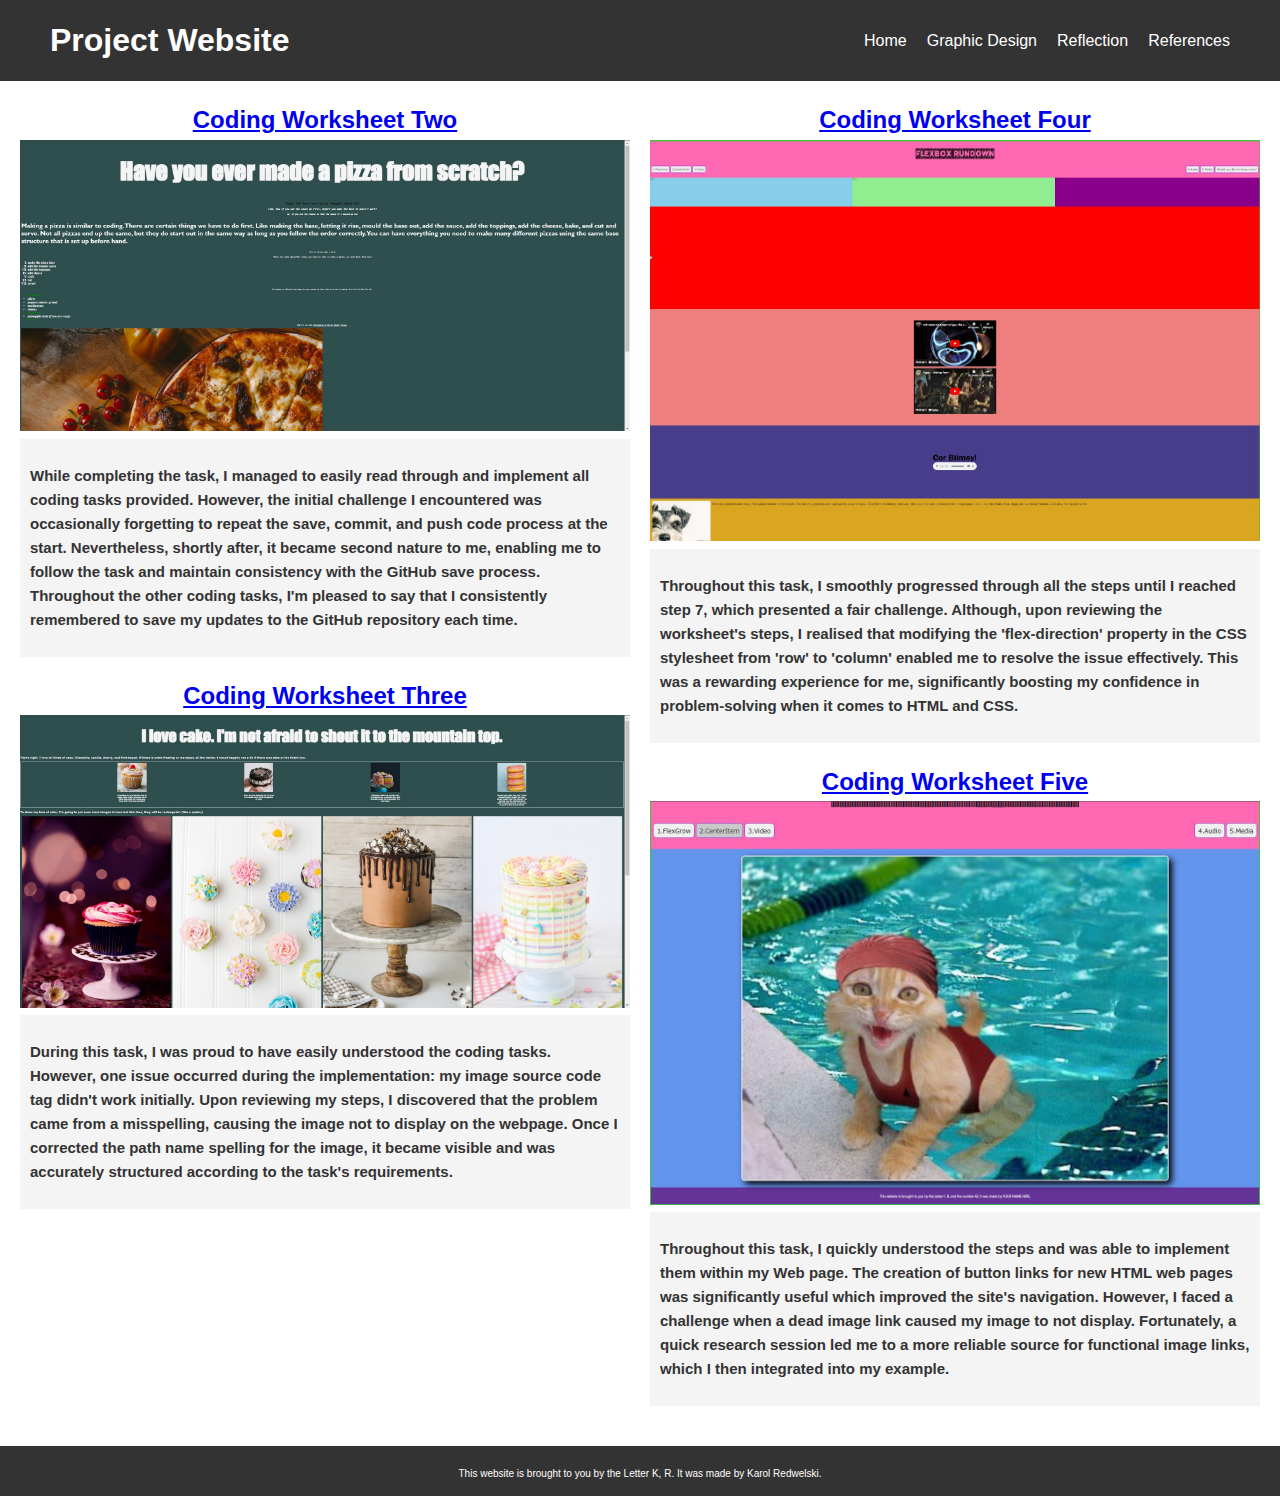
<file: index.html>
<!DOCTYPE html>
<html lang="en">
<head>
    <meta charset="UTF-8">
    <meta name="viewport" content="width=device-width, initial-scale=1.0">
    <link rel="stylesheet" href="styles.css">
    <title>Karol Redwelski GWDS</title>
</head>
<body>

    <header class="sticky-header">
        <div class="header-content">
          <h1>Project Website</h1>
          <nav>
            <ul>
              <li><a href="index.html">Home</a></li>
              <li><a href="graphic.html">Graphic Design</a></li>
              <li><a href="reflection.html">Reflection</a></li>
              <li><a href="References.txt">References</a></li>
            </ul>
          </nav>
        </div>
      </header>

      <main>
        <section class="image-grid">
          <div class="image-container">
            <div class="image-box">
              <h2 class="imageheader-text"><a href="https://github.com/acekazza/Coding-Worksheet-2-and-Worksheet-3" target="_blank">Coding Worksheet Two</a></h2>
              <img src="Images\Coding worksheet screenshots\Week2.jpg" alt="Image 1">
              <div class="text-box">
                <p class="type-text"> While completing the task, I managed to easily read through and implement all coding tasks provided. However, the initial challenge I encountered was occasionally forgetting to repeat the save, commit, and push code process at the start. Nevertheless, shortly after, it became second nature to me, enabling me to follow the task and maintain consistency with the GitHub save process. Throughout the other coding tasks, I'm pleased to say that I consistently remembered to save my updates to the GitHub repository each time.</p>
              </div>
            </div>
            <div class="image-box">
              <h2 class="imageheader-text"><a href="https://github.com/acekazza/Coding-Worksheet-2-and-Worksheet-3" target="_blank">Coding Worksheet Three</a></h2>
              <img src="Images\Coding worksheet screenshots\Week3.jpg" alt="Image 2">
              <div class="text-box">
                <p class="type-text"> During this task, I was proud to have easily understood the coding tasks. However, one issue occurred during the implementation: my image source code tag didn't work initially. Upon reviewing my steps, I discovered that the problem came from a misspelling, causing the image not to display on the webpage. Once I corrected the path name spelling for the image, it became visible and was accurately structured according to the task's requirements.</p>
              </div>
            </div>
          </div>
      
          <div class="image-container">
            <div class="image-box">
              <h2 class="imageheader-text"><a href="https://github.com/acekazza/Coding-Worksheet-4-and-Coding-Worksheet-5" target="_blank">Coding Worksheet Four</a></h2>
              <img src="Images\Coding worksheet screenshots\Week4.jpg" alt="Image 3">
              <div class="text-box">
                <p class="type-text">Throughout this task, I smoothly progressed through all the steps until I reached step 7, which presented a fair challenge. Although, upon reviewing the worksheet's steps, I realised that modifying the 'flex-direction' property in the CSS stylesheet from 'row' to 'column' enabled me to resolve the issue effectively. This was a rewarding experience for me, significantly boosting my confidence in problem-solving when it comes to HTML and CSS.</p>
              </div>
            </div>
            <div class="image-box">
              <h2 class="imageheader-text"><a href="https://github.com/acekazza/Coding-Worksheet-4-and-Coding-Worksheet-5" target="_blank">Coding Worksheet Five</a></h2>
              <img src="Images\Coding worksheet screenshots\Week5.jpg" alt="Image 4">
              <div class="text-box">
                <p class="type-text"> Throughout this task, I quickly understood the steps and was able to implement them within my Web page. The creation of button links for new HTML web pages was significantly useful which improved the site's navigation. However, I faced a challenge when a dead image link caused my image to not display. Fortunately, a quick research session led me to a more reliable source for functional image links, which I then integrated into my example.</p>
              </div>
            </div>
          </div>
          </section>
      </main>

    <footer>
        <p>This website is brought to you by the Letter K, R. It was made by Karol Redwelski.</p>
    </footer>
    
</body>
</html>
</file>
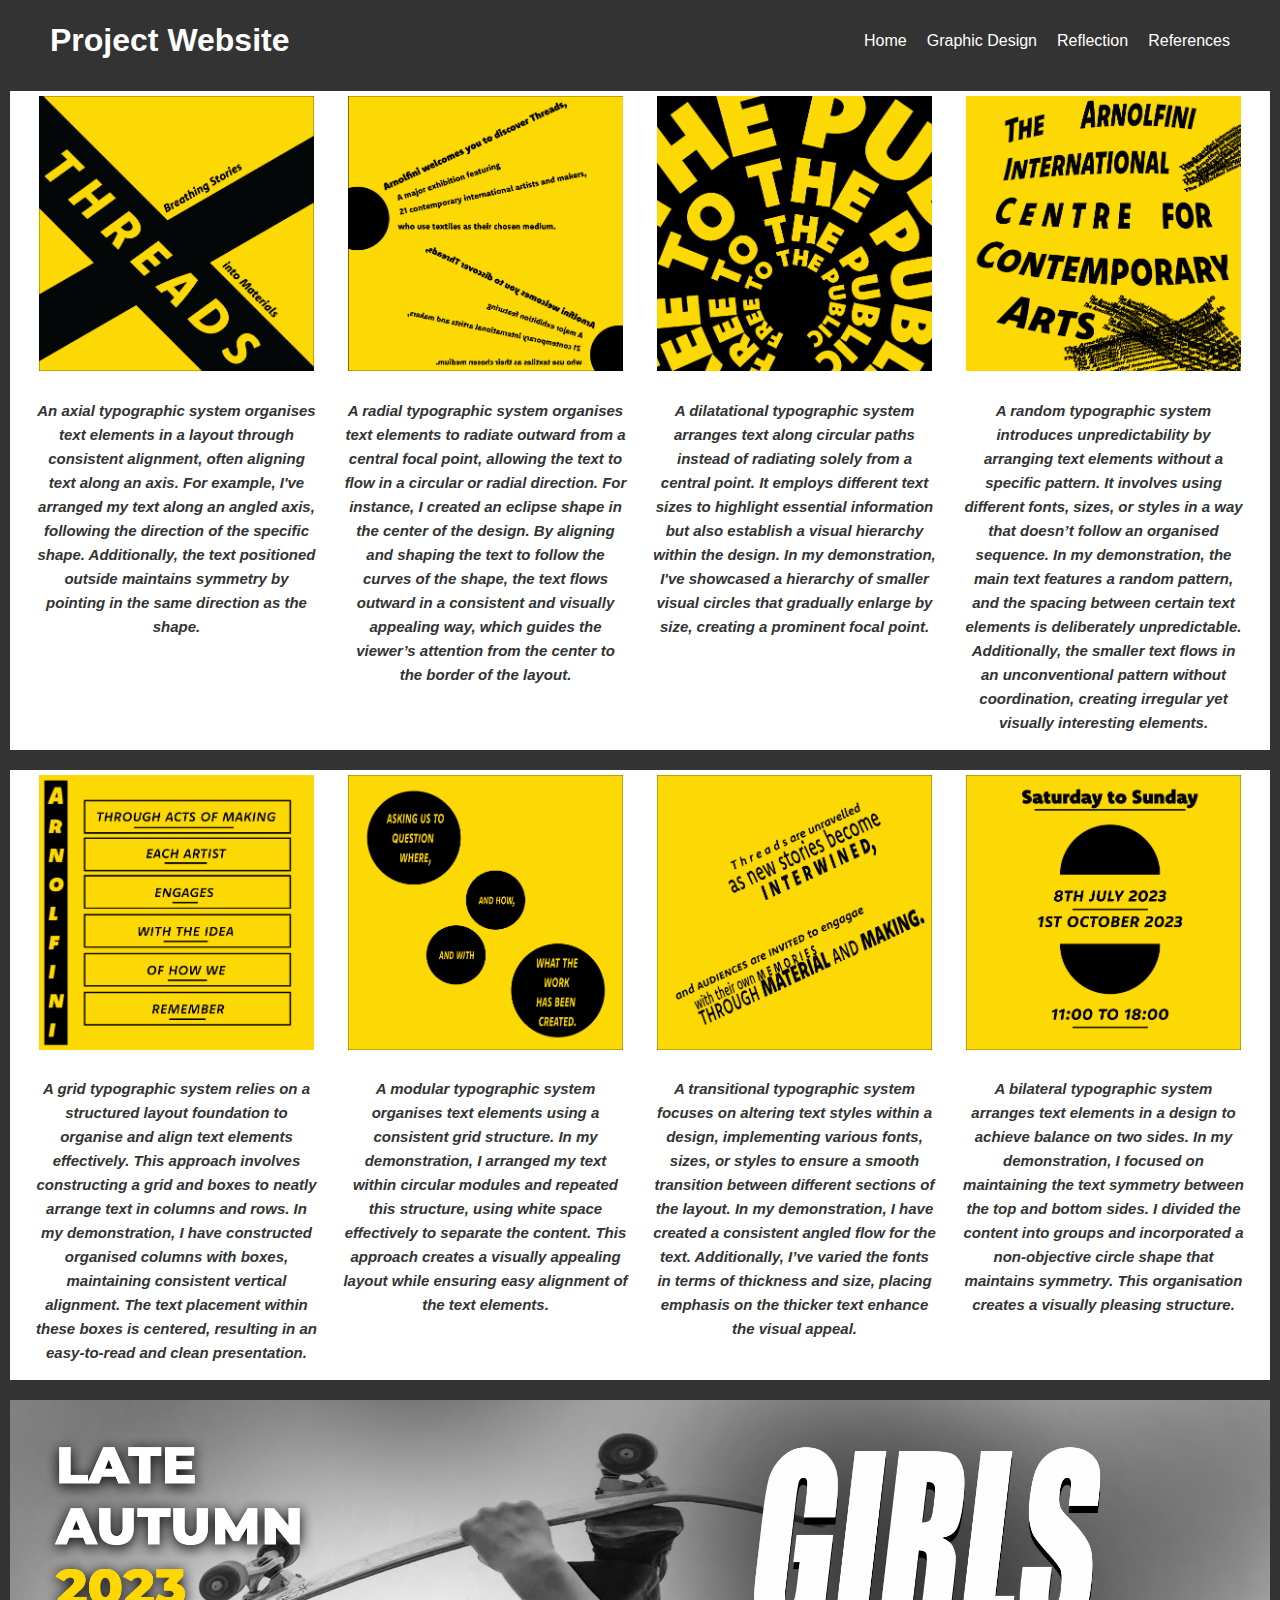
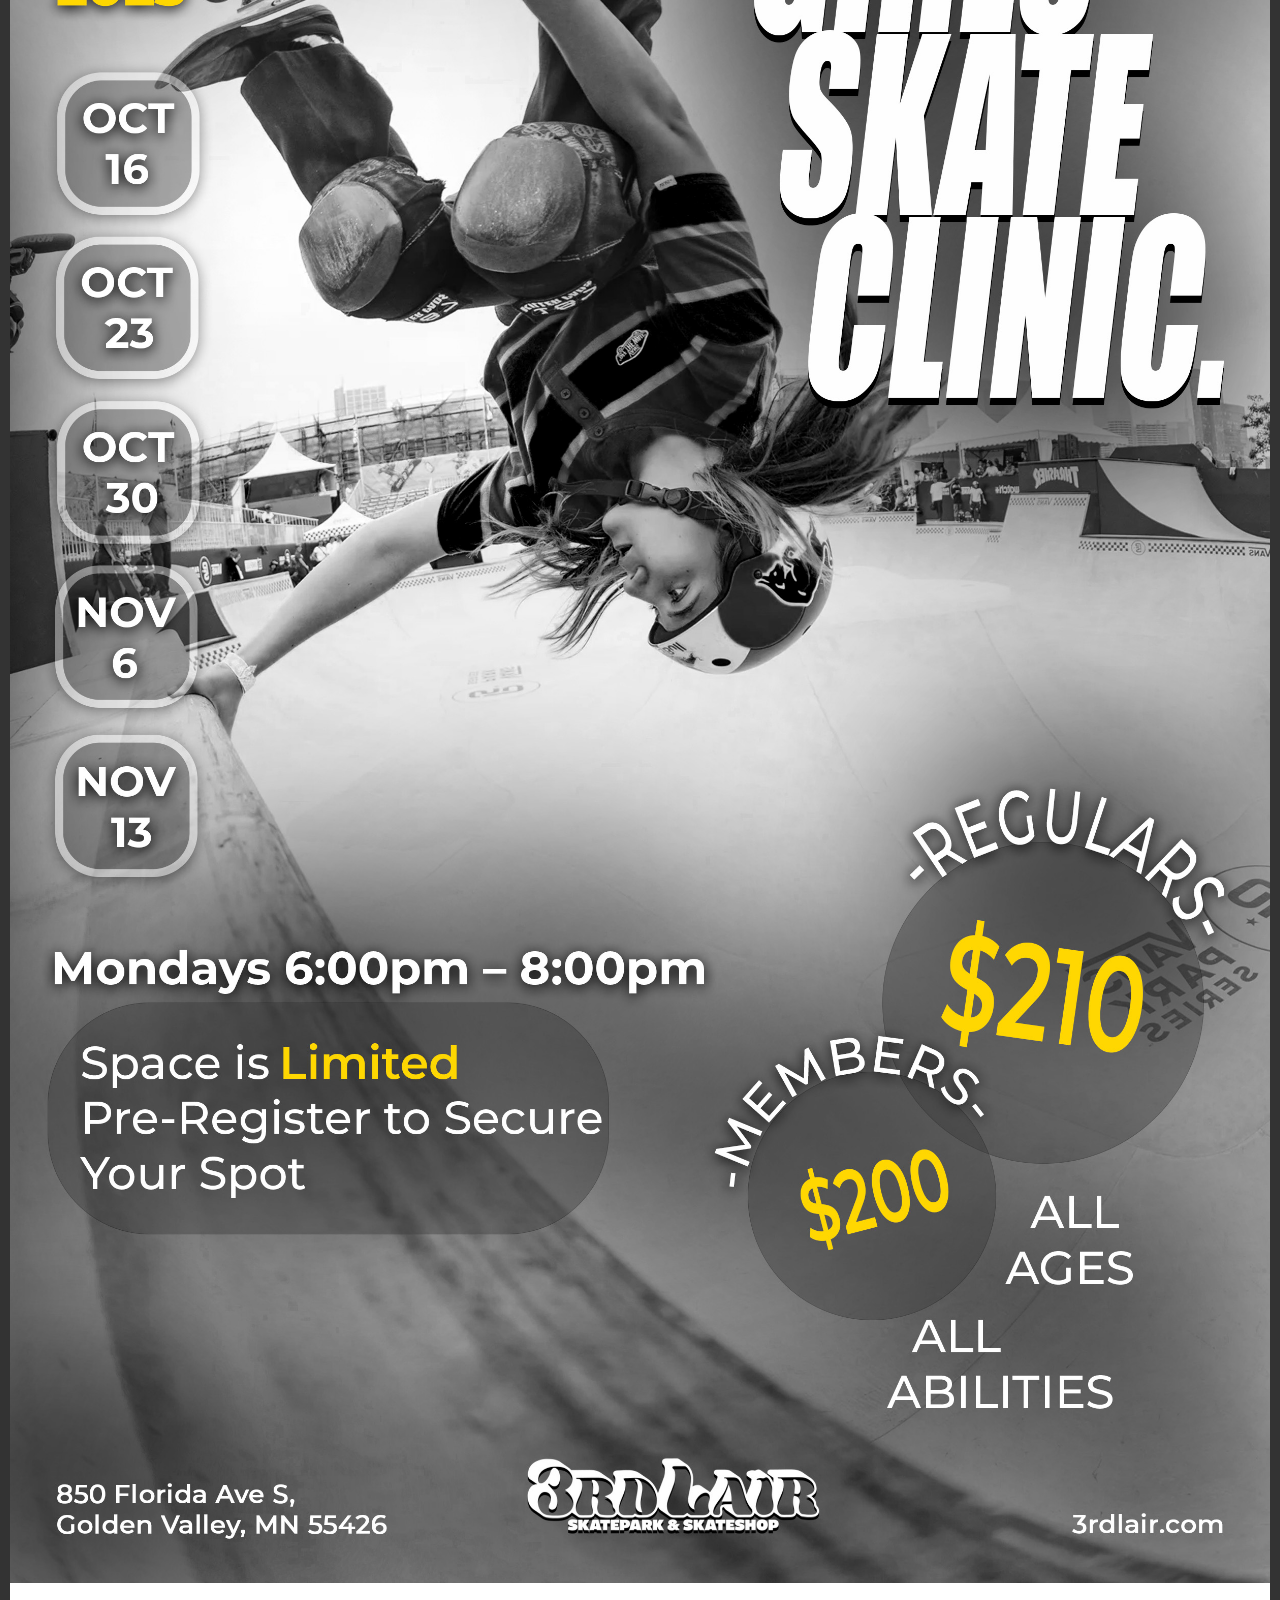
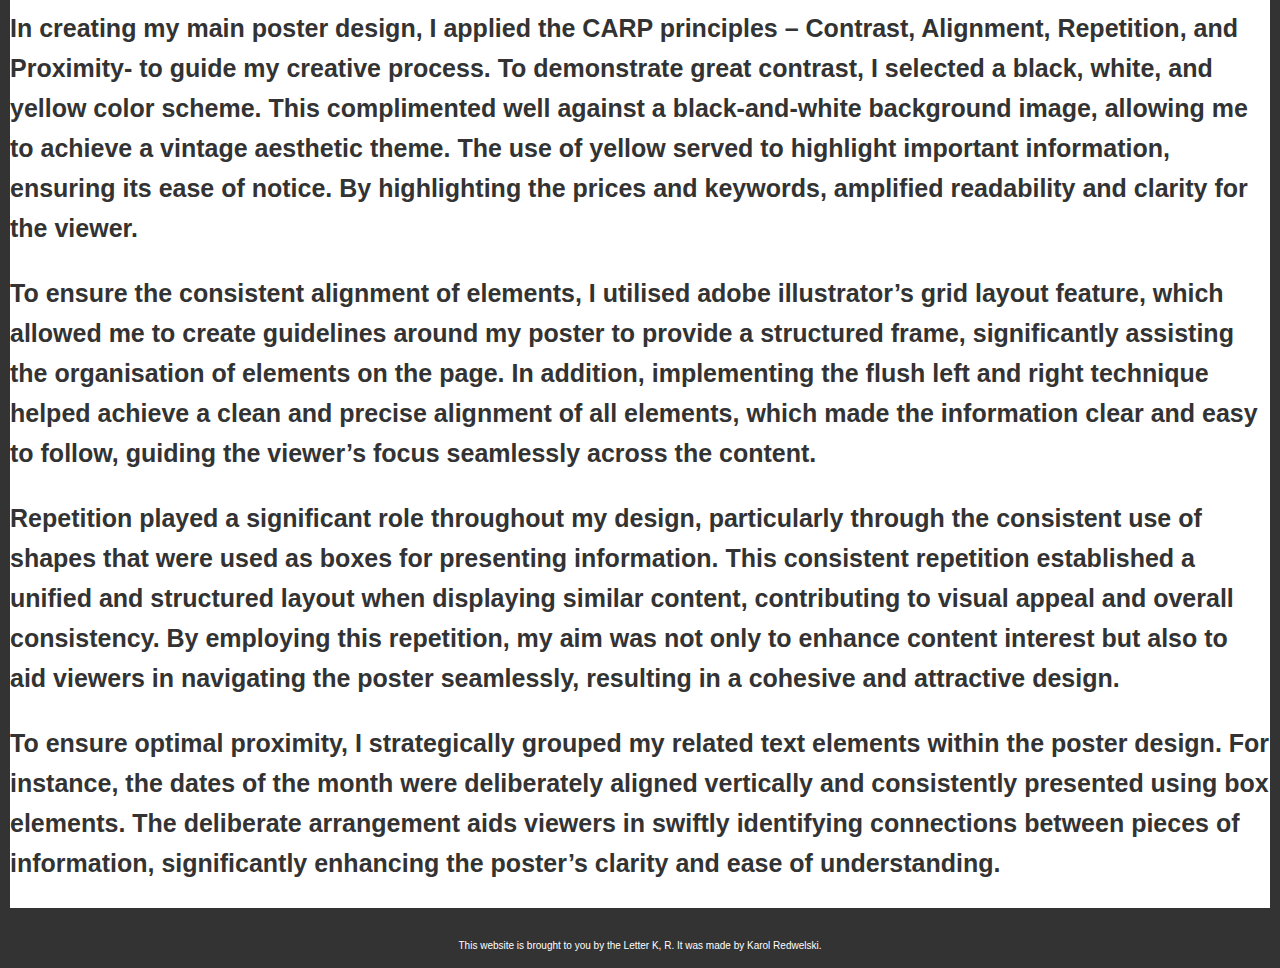
<file: graphic.html>
<!DOCTYPE html>
<html lang="en">
<head>
    <meta charset="UTF-8">
    <meta name="viewport" content="width=device-width, initial-scale=1.0">
    <link rel="stylesheet" href="styles.css">
    <title>Karol Redwelski GWDS</title>
</head>
<body>

    <!-- Sticky Nav -->

    <header class="sticky-header">
        <div class="header-content">
          <h1>Project Website</h1>
          <nav>
            <ul>
              <li><a href="index.html">Home</a></li>
              <li><a href="graphic.html">Graphic Design</a></li>
              <li><a href="reflection.html">Reflection</a></li>
              <li><a href="References.txt">References</a></li>
            </ul>
          </nav>
        </div>
      </header>

      <main>

    <!-- Typography -->

        <section class="section-one">
            <div class="container">

                <div class="typography-group">
                    <img class="typo-item" src="Images/Axial.png" alt="a photo of a cupcake">

                    <p class="typo-text caption">An axial typographic system organises text elements in a layout through consistent alignment, often aligning text along an axis. For example, I've arranged my text along an angled axis, following the direction of the specific shape. Additionally, the text positioned outside maintains symmetry by pointing in the same direction as the shape.</p>

                </div>

                <div class="typography-group">

                    <img class="typo-item" src="Images/Radial.png" alt="a photo of an oreo ice cream cake">


                    <p class="typo-text caption">A radial typographic system organises text elements to radiate outward from a central focal point, allowing the text to flow in a circular or radial direction. For instance, I created an eclipse shape in the center of the design. By aligning and shaping the text to follow the curves of the shape, the text flows outward in a consistent and visually appealing way, which guides the viewer’s attention from the center to the border of the layout. 
                    </p>

                </div>

                <div class="typography-group">

                    <img class="typo-item" src="Images/Dilatational.png" alt="a photo of a rainbow cake">

                    <p class="typo-text caption">A dilatational typographic system arranges text along circular paths instead of radiating solely from a central point. It employs different text sizes to highlight essential information but also establish a visual hierarchy within the design. In my demonstration, I've showcased a hierarchy of smaller visual circles that gradually enlarge by size, creating a prominent focal point. </p>

                </div>

                <div class="typography-group">
                    <img class="typo-item" src="Images/Random.png" alt="a photo of a donut">


                    <p class="typo-text caption">A random typographic system introduces unpredictability by arranging text elements without a specific pattern. It involves using different fonts, sizes, or styles in a way that doesn’t follow an organised sequence. In my demonstration, the main text features a random pattern, and the spacing between certain text elements is deliberately unpredictable. Additionally, the smaller text flows in an unconventional pattern without coordination, creating irregular yet visually interesting elements.</p>
                
                       
                </div>
            </div>
        </section>

        <section class="section-one">
            <div class="container">

                <div class="typography-group">
                    <img class="typo-item" src="Images/Grid.png" alt="a photo of a cupcake">

                    <p class="typo-text caption">A grid typographic system relies on a structured layout foundation to organise and align text elements effectively. This approach involves constructing a grid and boxes to neatly arrange text in columns and rows. In my demonstration, I have constructed organised columns with boxes, maintaining consistent vertical alignment. The text placement within these boxes is centered, resulting in an easy-to-read and clean presentation.</p>

                </div>

                <div class="typography-group">

                    <img class="typo-item" src="Images/Modular.png" alt="a photo of an oreo ice cream cake">


                    <p class="typo-text caption">
                        A modular typographic system organises text elements using a consistent grid structure. In my demonstration, I arranged my text within circular modules and repeated this structure, using white space effectively to separate the content. This approach creates a visually appealing layout while ensuring easy alignment of the text elements. 
                        
                    </p>

                </div>

                <div class="typography-group">

                    <img class="typo-item" src="Images/Transitional.png" alt="a photo of a rainbow cake">

                    <p class="typo-text caption">A transitional typographic system focuses on altering text styles within a design, implementing various fonts, sizes, or styles to ensure a smooth transition between different sections of the layout. In my demonstration, I have created a consistent angled flow for the text. Additionally, I’ve varied the fonts in terms of thickness and size, placing emphasis on the thicker text enhance the visual appeal.  </p>

                </div>

                <div class="typography-group">
                    <img class="typo-item" src="Images/bilateral.png" alt="a photo of a donut">


                    <p class="typo-text caption">A bilateral typographic system arranges text elements in a design to achieve balance on two sides. In my demonstration, I focused on maintaining the text symmetry between the top and bottom sides. I divided the content into groups and incorporated a non-objective circle shape that maintains symmetry. This organisation creates a visually pleasing structure.</p>
                
                       
                </div>
            </div>
        </section>

    <!-- Poster -->

        <section class="section-one">



            

            <div class="container-poster">
                <img class="typo-poster-item" src="Images\Poster Design 1 vintage.jpg " alt="a photo of a cupcake">

            </div>

            <p class="typo-text dark center">In creating my main poster design, I applied the CARP principles – Contrast, Alignment, Repetition, and Proximity- to guide my creative process. To demonstrate great contrast, I selected a black, white, and yellow color scheme. This complimented well against a black-and-white background image, allowing me to achieve a vintage aesthetic theme. The use of yellow served to highlight important information, ensuring its ease of notice. By highlighting the prices and keywords, amplified readability and clarity for the viewer.
                
                


                </p>
                <p class="typo-text dark center">
                    To ensure the consistent alignment of elements, I utilised adobe illustrator’s grid layout feature, which allowed me to create guidelines around my poster to provide a structured frame, significantly assisting the organisation of elements on the page. In addition, implementing the flush left and right technique helped achieve a clean and precise alignment of all elements, which made the information clear and easy to follow, guiding the viewer’s focus seamlessly across the content. 
                    
                    </p>
            
                    <p class="typo-text dark center"> Repetition played a significant role throughout my design, particularly through the consistent use of shapes that were used as boxes for presenting information. This consistent repetition established a unified and structured layout when displaying similar content, contributing to visual appeal and overall consistency. By employing this repetition, my aim was not only to enhance content interest but also to aid viewers in navigating the poster seamlessly, resulting in a cohesive and attractive design.

                        <p class="typo-text dark center"> To ensure optimal proximity, I strategically grouped my related text elements within the poster design. For instance, the dates of the month were deliberately aligned vertically and consistently presented using box elements. The deliberate arrangement aids viewers in swiftly identifying connections between pieces of information, significantly enhancing the poster’s clarity and ease of understanding.

        </section>
      </main>

    <footer>
        <p>This website is brought to you by the Letter K, R. It was made by Karol Redwelski.</p>
    </footer>
    
</body>
</html>
</file>
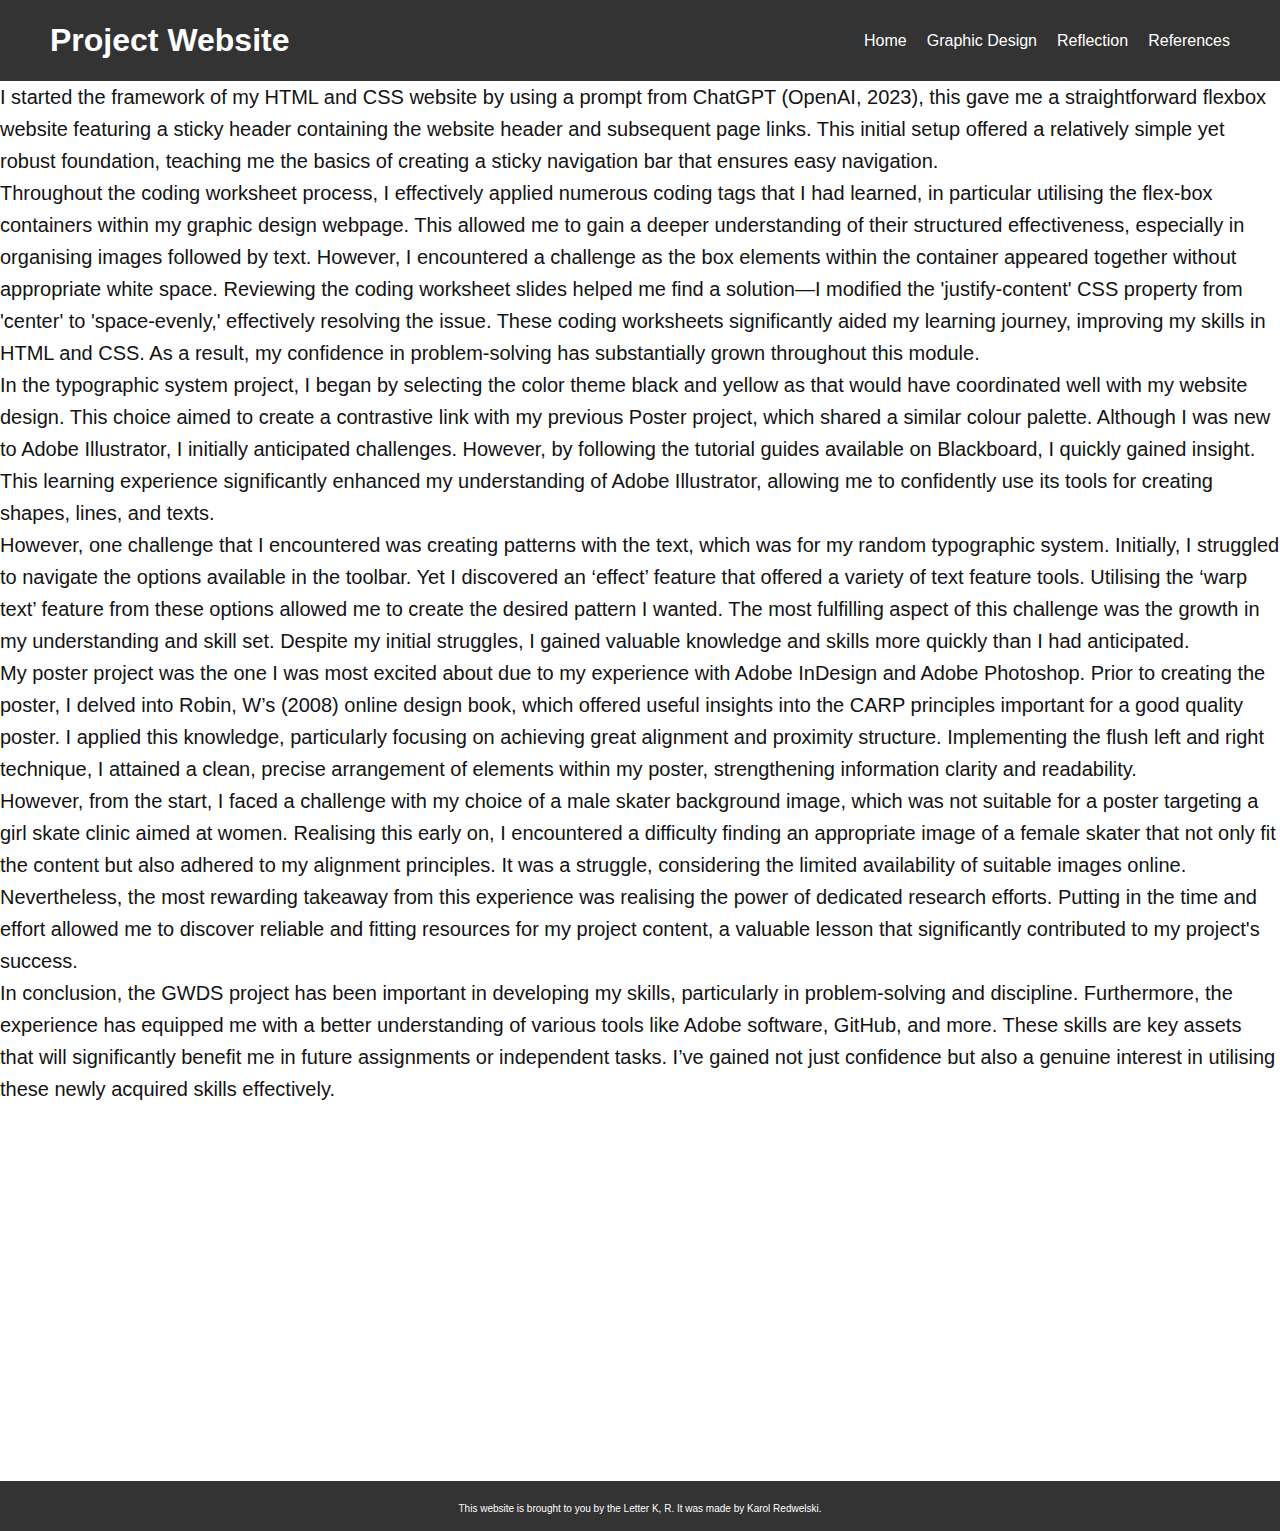
<file: reflection.html>
<!DOCTYPE html>
<html lang="en">
<head>
    <meta charset="UTF-8">
    <meta name="viewport" content="width=device-width, initial-scale=1.0">
    <link rel="stylesheet" href="styles.css">
    <title>Karol Redwelski GWDS</title>
</head>
<body>

    <header class="sticky-header">
        <div class="header-content">
          <h1>Project Website</h1>
          <nav>
            <ul>
              <li><a href="index.html">Home</a></li>
              <li><a href="graphic.html">Graphic Design</a></li>
              <li><a href="reflection.html">Reflection</a></li>
              <li><a href="References.txt">References</a></li>
            </ul>
          </nav>
        </div>
      </header>

      <main>

        <div class ="section-five">
                
            <div class="media-container">
                
                  
                
                <div class="mediacontent">I started the framework of my HTML and CSS website by using a prompt from ChatGPT (OpenAI, 2023), this gave me a straightforward flexbox website featuring a sticky header containing the website header and subsequent page links. This initial setup offered a relatively simple yet robust foundation, teaching me the basics of creating a sticky navigation bar that ensures easy navigation.  </div>

            </div>
            


            <div class="media-container">
                <div class="image">
                    
                </div>
                <div class="mediacontent">Throughout the coding worksheet process, I effectively applied numerous coding tags that I had learned, in particular utilising the flex-box containers within my graphic design webpage. This allowed me to gain a deeper understanding of their structured effectiveness, especially in organising images followed by text. However, I encountered a challenge as the box elements within the container appeared together without appropriate white space. Reviewing the coding worksheet slides helped me find a solution—I modified the 'justify-content' CSS property from 'center' to 'space-evenly,' effectively resolving the issue. These coding worksheets significantly aided my learning journey, improving my skills in HTML and CSS. As a result, my confidence in problem-solving has substantially grown throughout this module. </div>
            </div>
            


            <div class="media-container">
                <div class="image">
                    
                </div>
                <div class="mediacontent">In the typographic system project, I began by selecting the color theme black and yellow as that would have coordinated well with my website design. This choice aimed to create a contrastive link with my previous Poster project, which shared a similar colour palette. Although I was new to Adobe Illustrator, I initially anticipated challenges. However, by following the tutorial guides available on Blackboard, I quickly gained insight. This learning experience significantly enhanced my understanding of Adobe Illustrator, allowing me to confidently use its tools for creating shapes, lines, and texts. </div>
            </div>



            <div class="media-container">
                <div class="image">
                    
                </div>
                <div class="mediacontent">However, one challenge that I encountered was creating patterns with the text, which was for my random typographic system. Initially, I struggled to navigate the options available in the toolbar. Yet I discovered an ‘effect’ feature that offered a variety of text feature tools. Utilising the ‘warp text’ feature from these options allowed me to create the desired pattern I wanted. The most fulfilling aspect of this challenge was the growth in my understanding and skill set. Despite my initial struggles, I gained valuable knowledge and skills more quickly than I had anticipated. </div>
            </div>



            <div class="media-container">
                <div class="image">
                    
                </div>
                <div class="mediacontent">My poster project was the one I was most excited about due to my experience with Adobe InDesign and Adobe Photoshop. Prior to creating the poster, I delved into Robin, W’s (2008) online design book, which offered useful insights into the CARP principles important for a good quality poster. I applied this knowledge, particularly focusing on achieving great alignment and proximity structure. Implementing the flush left and right technique, I attained a clean, precise arrangement of elements within my poster, strengthening information clarity and readability. </div>
            </div>



            <div class="media-container">
                <div class="image">
                    
                </div>
                <div class="mediacontent">However, from the start, I faced a challenge with my choice of a male skater background image, which was not suitable for a poster targeting a girl skate clinic aimed at women. Realising this early on, I encountered a difficulty finding an appropriate image of a female skater that not only fit the content but also adhered to my alignment principles. It was a struggle, considering the limited availability of suitable images online. </div>
            </div>



            <div class="media-container">
                <div class="image">
                    
                </div>
                <div class="mediacontent">Nevertheless, the most rewarding takeaway from this experience was realising the power of dedicated research efforts. Putting in the time and effort allowed me to discover reliable and fitting resources for my project content, a valuable lesson that significantly contributed to my project's success. </div>
            </div>



            <div class="media-container">
                <div class="image">
                    
                </div>
                <div class="mediacontent">In conclusion, the GWDS project has been important in developing my skills, particularly in problem-solving and discipline. Furthermore, the experience has equipped me with a better understanding of various tools like Adobe software, GitHub, and more. These skills are key assets that will significantly benefit me in future assignments or independent tasks. I’ve gained not just confidence but also a genuine interest in utilising these newly acquired skills effectively. </div>
            </div>
            

            

        </div>
      </main>

    <footer>
        <p>This website is brought to you by the Letter K, R. It was made by Karol Redwelski.</p>
    </footer>
    
</body>
</html>
</file>
<file: styles.css>
/* Reset default margin and padding */
body, h1, h2, h3, ul {
    margin: 0;
    padding: 0;
  }
  
  /* Apply some basic styles */
  body {
    font-family: Arial, sans-serif;
    line-height: 1.6;
  }
  
  .sticky-header {
    position: sticky;
    top: 0;
    background-color: #333;
    color: #fff;
    padding: 15px 0;
    z-index: 1000;
  }
  
  .header-content {
    display: flex;
    justify-content: space-between;
    align-items: center;
    max-width: 2000px;
    margin: 0 auto;
    padding: 0 50px;
  }
  
  h1 {
    margin: 0;
  }
  
  nav ul {
    list-style: none;
    display: flex;
  }
  
  nav ul li {
    margin-right: 20px;
  }
  
  nav ul li:last-child {
    margin-right: 0;
  }
  
  nav ul li a {
    color: #fff;
    text-decoration: none;
  }

  nav ul li a:hover {
    background-color: #333;
    color: #fff;
    text-decoration:underline
  }

  .image-grid {
    display: grid;
    grid-template-columns: repeat(2, 1fr);
    gap: 20px;
    padding: 20px;
  }
  
  .image-container {
    display: flex;
    flex-direction: column;
  }
  
  .image-box {
    margin-bottom: 20px;
    text-align: center;
  }
  
  .image-box img {
    width: 100%;
    height: auto;
  }

  .imageheader-text {
    font-family: Verdana, Geneva, Tahoma, sans-serif;
    color: #333;
    font-weight: bold;
  }
  
  .text-box {
    background-color: #f4f4f4;
    padding: 10px;
    text-align: center;
  }
  
  .text-box h2 {
    margin-bottom: 10px;
  }

  .typo-text {
    font-family: Verdana, Geneva, Tahoma, sans-serif;
    text-align: left;
    color: #333;
    font-size: 25px;
    font-weight: bold;
}

.type-text {
  font-family: Verdana, Geneva, Tahoma, sans-serif;
  text-align: left;
  color: #333;
  font-size: 15px;
  font-weight: bold;
}

.section-one {
    border: 10px solid #333;
}

.caption {
    font-size: 15px;
    font-style: italic;
    text-align: center;
}

.container {
  display:flex;
  justify-content: space-evenly;
  flex-wrap: wrap;
}

.container-poster {
  display:flex;
  flex-direction: column;
}

.typo-item {
    width: 275px;
    height: 275px;
    padding: 5px;

}

.typography-group {
    width: 285px;
}


.section-five {
  background-color: white;
  height: 1400px;

}

.mediacontent {
  font-family: Verdana, Geneva, Tahoma, sans-serif;
  color: rgb(19, 19, 19);
  font-size: 20px;
}

footer {
  background-color: #333;
  height: 30px;
  text-align: center;
  font-family: 'Segoe UI', Tahoma, Geneva,
  Verdana, sans-serif;
  font-size: x-small;
  color: white;
  padding: 10px 0px;
}
</file>
